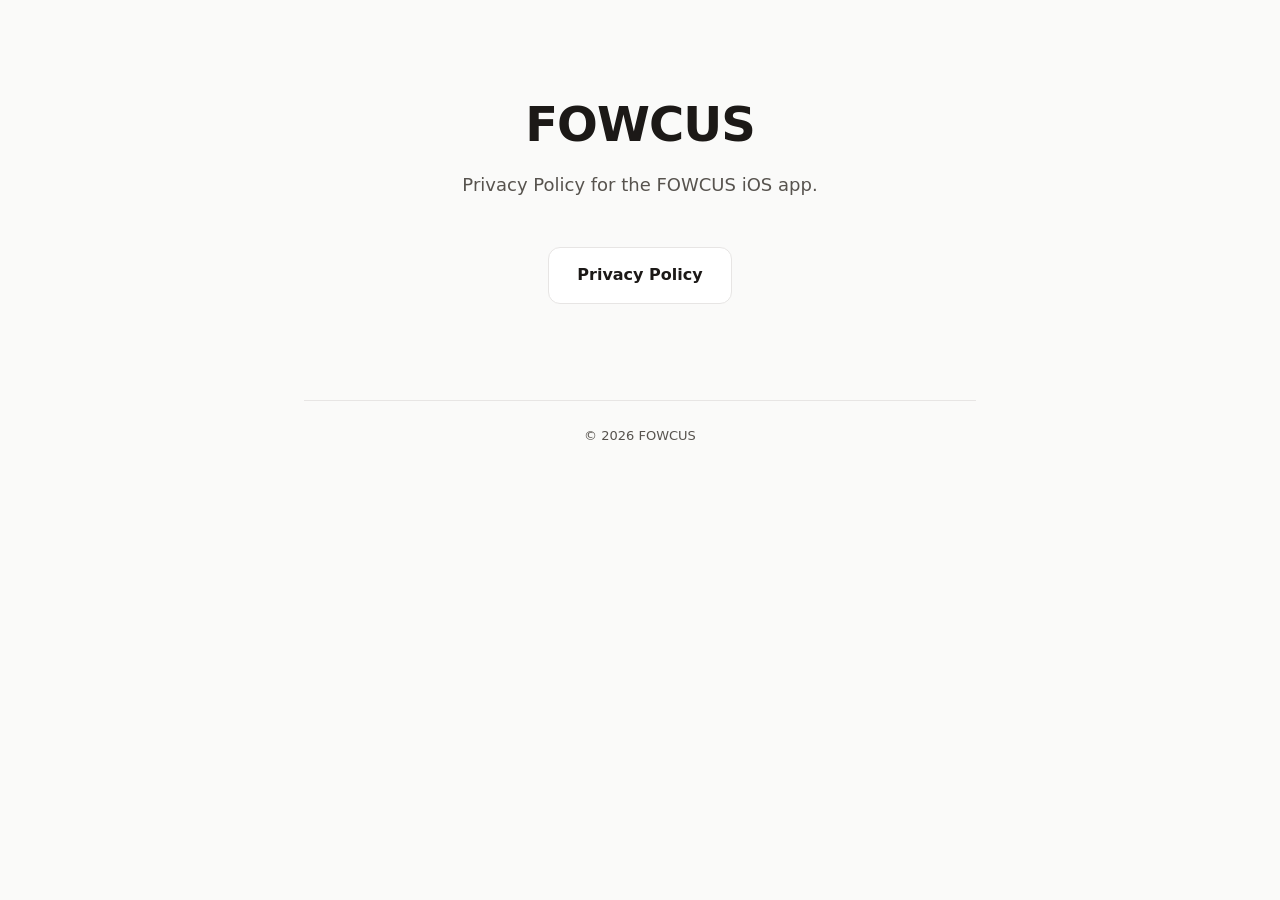
<file: index.html>
<!DOCTYPE html>
<html lang="en">
<head>
  <meta charset="UTF-8" />
  <meta name="viewport" content="width=device-width, initial-scale=1.0" />
  <meta name="robots" content="index, follow" />
  <title>FOWCUS — Privacy</title>
  <meta name="description" content="Privacy Policy for the FOWCUS iOS app." />
  <link rel="stylesheet" href="style.css" />
</head>
<body>
  <div class="container landing">
    <h1>FOWCUS</h1>
    <p class="lede">Privacy Policy for the FOWCUS iOS app.</p>
    <div class="links">
      <a href="privacy.html">Privacy Policy</a>
    </div>
    <footer class="site" style="justify-content: center; margin-top: 96px;">
      <span>&copy; 2026 FOWCUS</span>
    </footer>
  </div>
</body>
</html>
</file>
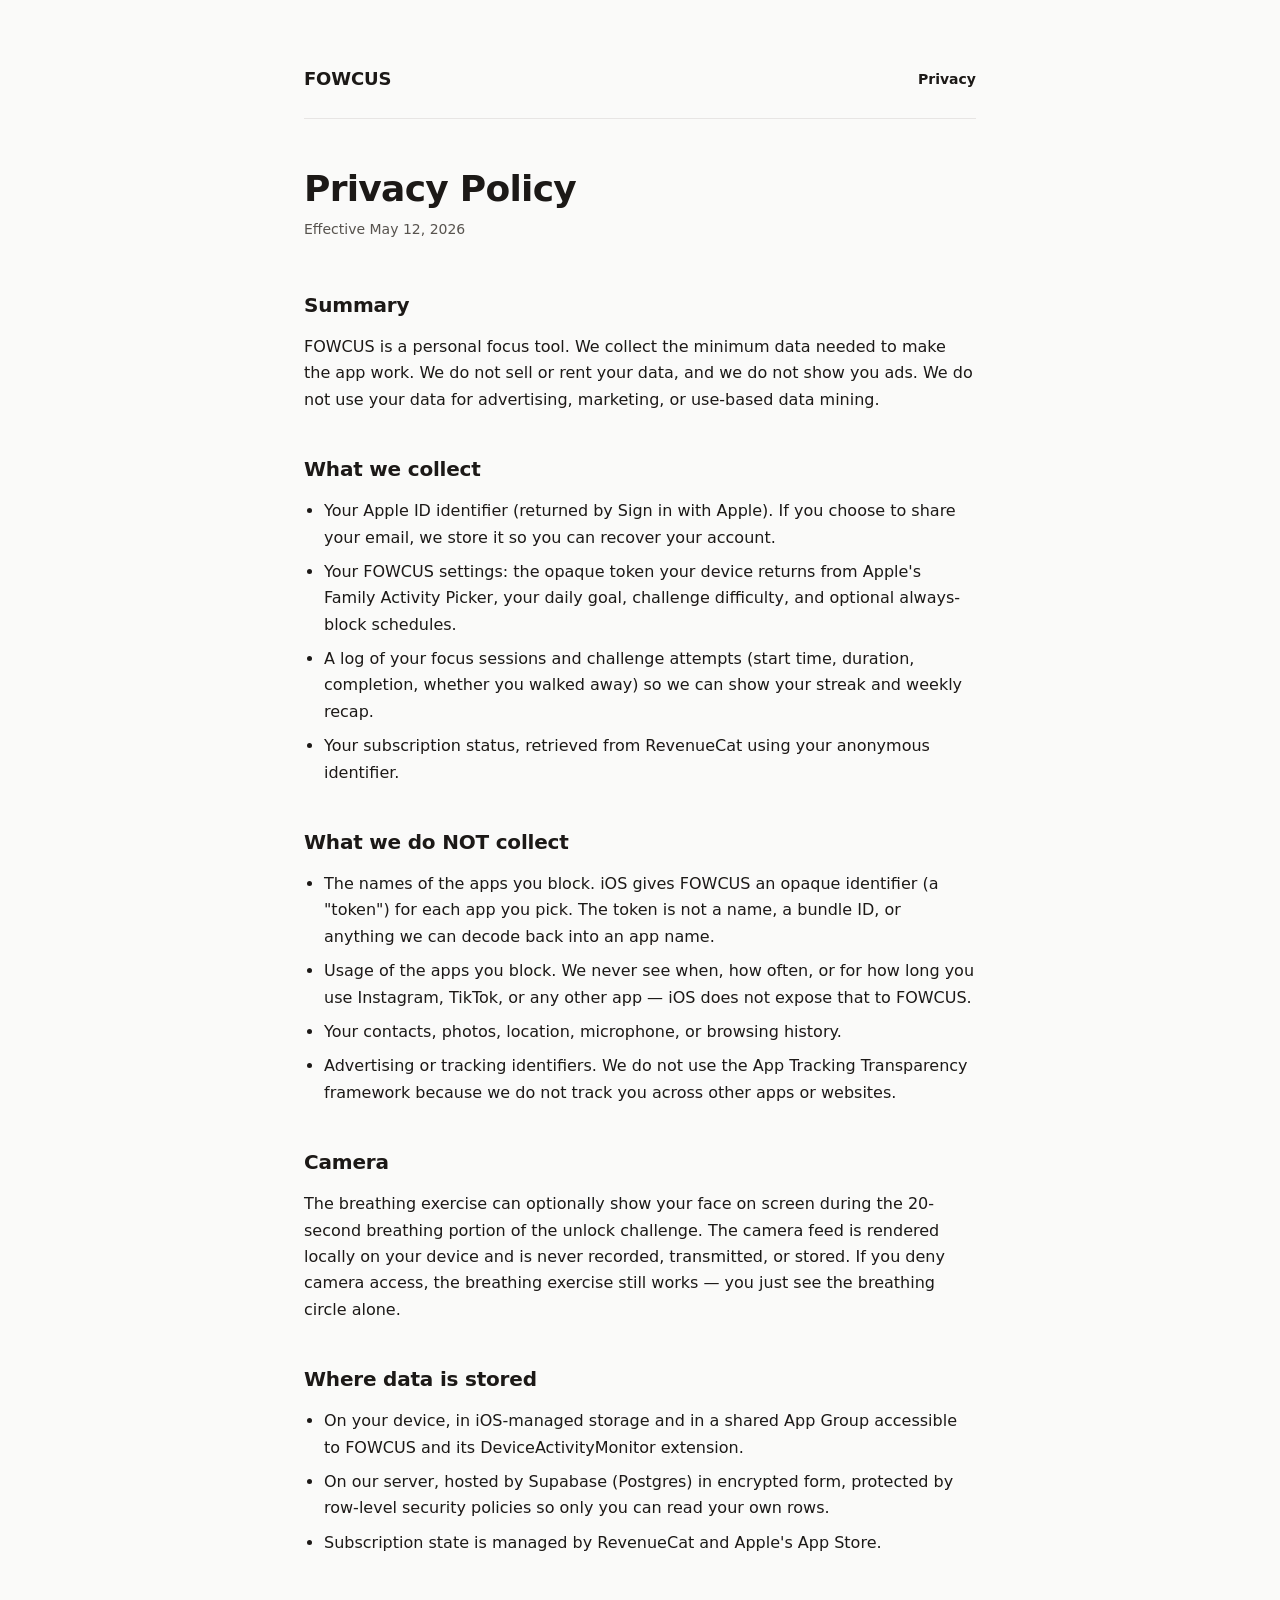
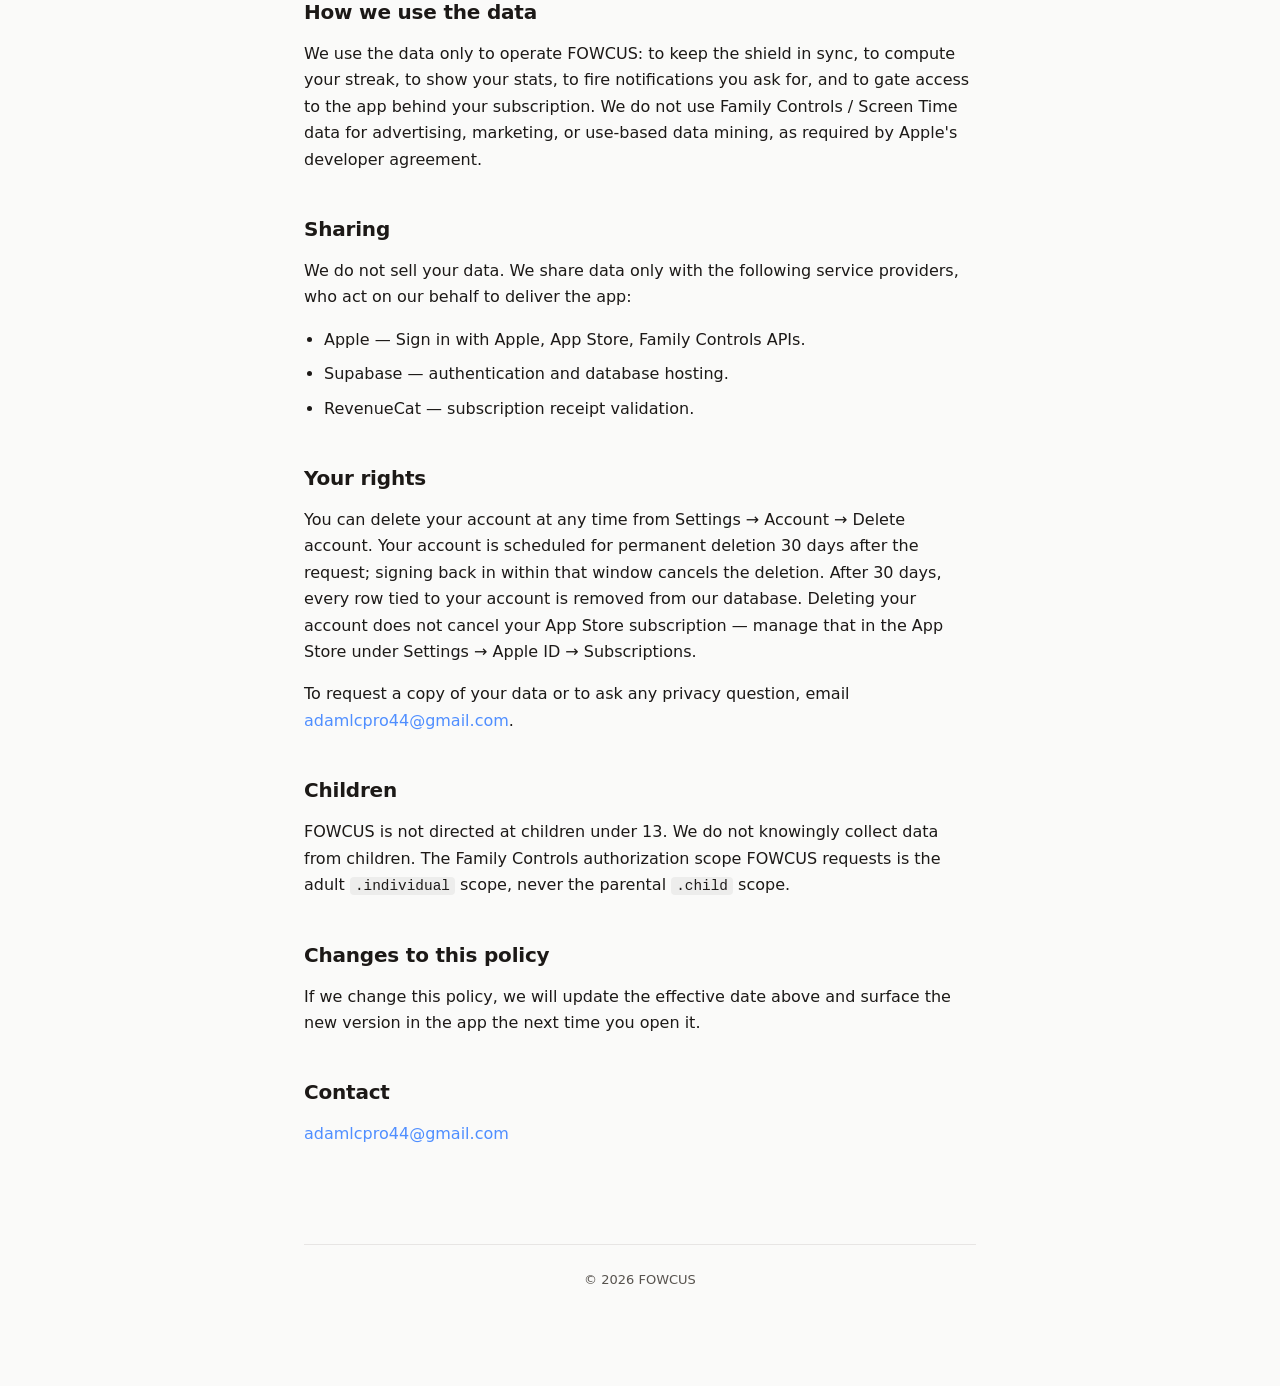
<file: privacy.html>
<!DOCTYPE html>
<html lang="en">
<head>
  <meta charset="UTF-8" />
  <meta name="viewport" content="width=device-width, initial-scale=1.0" />
  <meta name="robots" content="index, follow" />
  <title>Privacy Policy — FOWCUS</title>
  <meta name="description" content="The FOWCUS Privacy Policy describes what data the app collects, how it is used, and your rights." />
  <link rel="stylesheet" href="style.css" />
</head>
<body>
  <div class="container">
    <header class="site">
      <a href="index.html" class="brand">FOWCUS</a>
      <nav>
        <a href="privacy.html" class="active">Privacy</a>
      </nav>
    </header>

    <h1>Privacy Policy</h1>
    <p class="effective-date">Effective May 12, 2026</p>

    <h2>Summary</h2>
    <p>
      FOWCUS is a personal focus tool. We collect the minimum data needed to
      make the app work. We do not sell or rent your data, and we do not show
      you ads. We do not use your data for advertising, marketing, or
      use-based data mining.
    </p>

    <h2>What we collect</h2>
    <ul>
      <li>
        Your Apple ID identifier (returned by Sign in with Apple). If you
        choose to share your email, we store it so you can recover your
        account.
      </li>
      <li>
        Your FOWCUS settings: the opaque token your device returns from
        Apple's Family Activity Picker, your daily goal, challenge
        difficulty, and optional always-block schedules.
      </li>
      <li>
        A log of your focus sessions and challenge attempts (start time,
        duration, completion, whether you walked away) so we can show your
        streak and weekly recap.
      </li>
      <li>
        Your subscription status, retrieved from RevenueCat using your
        anonymous identifier.
      </li>
    </ul>

    <h2>What we do NOT collect</h2>
    <ul>
      <li>
        The names of the apps you block. iOS gives FOWCUS an opaque
        identifier (a "token") for each app you pick. The token is not a
        name, a bundle ID, or anything we can decode back into an app name.
      </li>
      <li>
        Usage of the apps you block. We never see when, how often, or for
        how long you use Instagram, TikTok, or any other app — iOS does not
        expose that to FOWCUS.
      </li>
      <li>
        Your contacts, photos, location, microphone, or browsing history.
      </li>
      <li>
        Advertising or tracking identifiers. We do not use the App Tracking
        Transparency framework because we do not track you across other apps
        or websites.
      </li>
    </ul>

    <h2>Camera</h2>
    <p>
      The breathing exercise can optionally show your face on screen during
      the 20-second breathing portion of the unlock challenge. The camera
      feed is rendered locally on your device and is never recorded,
      transmitted, or stored. If you deny camera access, the breathing
      exercise still works — you just see the breathing circle alone.
    </p>

    <h2>Where data is stored</h2>
    <ul>
      <li>
        On your device, in iOS-managed storage and in a shared App Group
        accessible to FOWCUS and its DeviceActivityMonitor extension.
      </li>
      <li>
        On our server, hosted by Supabase (Postgres) in encrypted form,
        protected by row-level security policies so only you can read your
        own rows.
      </li>
      <li>
        Subscription state is managed by RevenueCat and Apple's App Store.
      </li>
    </ul>

    <h2>How we use the data</h2>
    <p>
      We use the data only to operate FOWCUS: to keep the shield in sync, to
      compute your streak, to show your stats, to fire notifications you ask
      for, and to gate access to the app behind your subscription. We do not
      use Family Controls / Screen Time data for advertising, marketing, or
      use-based data mining, as required by Apple's developer agreement.
    </p>

    <h2>Sharing</h2>
    <p>
      We do not sell your data. We share data only with the following service
      providers, who act on our behalf to deliver the app:
    </p>
    <ul>
      <li>Apple — Sign in with Apple, App Store, Family Controls APIs.</li>
      <li>Supabase — authentication and database hosting.</li>
      <li>RevenueCat — subscription receipt validation.</li>
    </ul>

    <h2>Your rights</h2>
    <p>
      You can delete your account at any time from Settings → Account →
      Delete account. Your account is scheduled for permanent deletion 30
      days after the request; signing back in within that window cancels the
      deletion. After 30 days, every row tied to your account is removed
      from our database. Deleting your account does not cancel your App
      Store subscription — manage that in the App Store under Settings →
      Apple ID → Subscriptions.
    </p>
    <p>
      To request a copy of your data or to ask any privacy question, email
      <a href="mailto:adamlcpro44@gmail.com">adamlcpro44@gmail.com</a>.
    </p>

    <h2>Children</h2>
    <p>
      FOWCUS is not directed at children under 13. We do not knowingly
      collect data from children. The Family Controls authorization scope
      FOWCUS requests is the adult <code>.individual</code> scope, never the
      parental <code>.child</code> scope.
    </p>

    <h2>Changes to this policy</h2>
    <p>
      If we change this policy, we will update the effective date above and
      surface the new version in the app the next time you open it.
    </p>

    <h2>Contact</h2>
    <p>
      <a href="mailto:adamlcpro44@gmail.com">adamlcpro44@gmail.com</a>
    </p>

    <footer class="site" style="justify-content: center;">
      <span>&copy; 2026 FOWCUS</span>
    </footer>
  </div>
</body>
</html>
</file>
<file: style.css>
:root {
  --bg: #fafaf9;
  --surface: #ffffff;
  --border: #e7e5e4;
  --text: #1c1917;
  --text-muted: #57534e;
  --accent: #4F8EFF;
  --radius: 12px;
  --max-width: 720px;
  --font-sans: -apple-system, BlinkMacSystemFont, "SF Pro Text", "Segoe UI",
    system-ui, sans-serif;
}

* {
  box-sizing: border-box;
}

html {
  -webkit-text-size-adjust: 100%;
}

body {
  margin: 0;
  background: var(--bg);
  color: var(--text);
  font-family: var(--font-sans);
  font-size: 16px;
  line-height: 1.65;
  -webkit-font-smoothing: antialiased;
  -moz-osx-font-smoothing: grayscale;
}

.container {
  max-width: var(--max-width);
  margin: 0 auto;
  padding: 64px 24px 96px;
}

header.site {
  display: flex;
  align-items: center;
  justify-content: space-between;
  margin-bottom: 48px;
  padding-bottom: 24px;
  border-bottom: 1px solid var(--border);
}

header.site .brand {
  font-weight: 700;
  font-size: 18px;
  letter-spacing: -0.01em;
  color: var(--text);
  text-decoration: none;
}

header.site nav a {
  color: var(--text-muted);
  text-decoration: none;
  font-size: 14px;
  margin-left: 20px;
  transition: color 0.15s ease;
}

header.site nav a:hover {
  color: var(--text);
}

header.site nav a.active {
  color: var(--text);
  font-weight: 600;
}

h1 {
  font-size: 36px;
  font-weight: 700;
  letter-spacing: -0.02em;
  margin: 0 0 8px;
  line-height: 1.2;
}

.effective-date {
  color: var(--text-muted);
  font-size: 14px;
  margin: 0 0 48px;
}

h2 {
  font-size: 20px;
  font-weight: 600;
  letter-spacing: -0.01em;
  margin: 40px 0 12px;
  color: var(--text);
}

h2:first-of-type {
  margin-top: 0;
}

p {
  margin: 0 0 16px;
  color: var(--text);
}

ul {
  margin: 0 0 16px;
  padding-left: 20px;
}

li {
  margin-bottom: 8px;
  color: var(--text);
}

a {
  color: var(--accent);
  text-decoration: none;
}

a:hover {
  text-decoration: underline;
}

code {
  font-family: ui-monospace, "SF Mono", Menlo, Consolas, monospace;
  font-size: 0.9em;
  background: rgba(0, 0, 0, 0.05);
  padding: 1px 5px;
  border-radius: 4px;
}

footer.site {
  margin-top: 96px;
  padding-top: 24px;
  border-top: 1px solid var(--border);
  color: var(--text-muted);
  font-size: 13px;
  display: flex;
  justify-content: space-between;
}

footer.site a {
  color: var(--text-muted);
}

/* Landing page */
.landing {
  text-align: center;
  padding-top: 96px;
}

.landing h1 {
  font-size: 48px;
  margin-bottom: 16px;
}

.landing .lede {
  font-size: 18px;
  color: var(--text-muted);
  margin-bottom: 48px;
}

.landing .links {
  display: flex;
  gap: 16px;
  justify-content: center;
  flex-wrap: wrap;
}

.landing .links a {
  display: inline-block;
  padding: 14px 28px;
  background: var(--surface);
  border: 1px solid var(--border);
  border-radius: var(--radius);
  color: var(--text);
  font-weight: 600;
  transition: all 0.15s ease;
}

.landing .links a:hover {
  border-color: var(--accent);
  color: var(--accent);
  text-decoration: none;
  transform: translateY(-1px);
}

@media (max-width: 600px) {
  .container {
    padding: 32px 20px 64px;
  }
  h1 {
    font-size: 28px;
  }
  .landing h1 {
    font-size: 36px;
  }
  header.site nav a {
    margin-left: 12px;
  }
}
</file>
